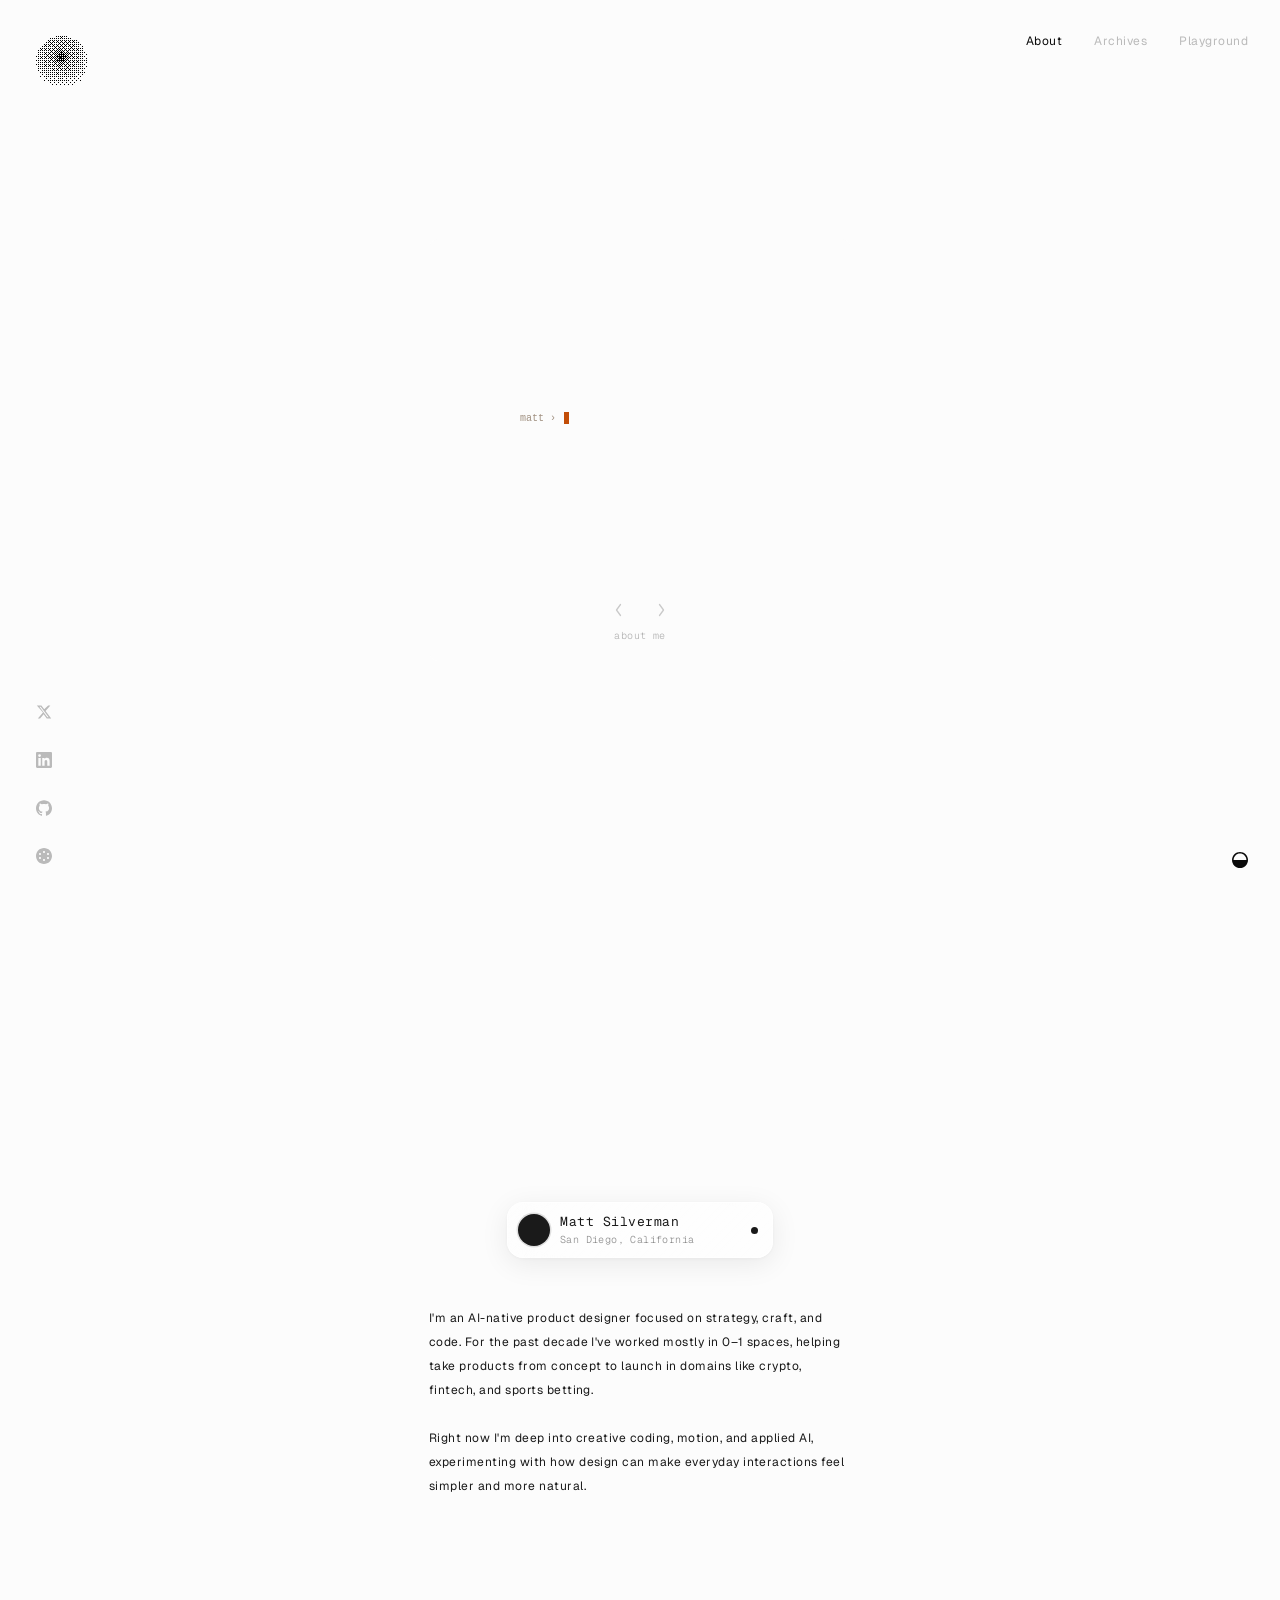
<file: about.html>
<!DOCTYPE html>
<html lang="en">
<head>
  <meta charset="UTF-8">
  <meta name="viewport" content="width=device-width, initial-scale=1">
  <title>Matt Silverman — About</title>
  <meta name="description" content="About Matt Silverman, product designer based in San Diego.">
  <link rel="preconnect" href="https://fonts.googleapis.com">
  <link rel="preconnect" href="https://fonts.gstatic.com" crossorigin>
  <link href="https://fonts.googleapis.com/css2?family=Geist:wght@300;400;500;700&family=Geist+Mono:wght@300;400;500;700&display=swap" rel="stylesheet">
  <link rel="stylesheet" href="style.css">
  <script>
    (function(){
      var t = localStorage.getItem('theme') || 'light';
      document.documentElement.setAttribute('data-theme', t);
      document.documentElement.classList.add('no-transition');
      window.addEventListener('load', function(){
        setTimeout(function(){ document.documentElement.classList.remove('no-transition'); }, 50);
      });
    })();
  </script>
  <style>
    /* ── Terminal-Bio component ─────────────────────────────────────────── */
    #tb-wrap {
      display: flex; flex-direction: column; align-items: center;
    }
    #tb-terminal {
      width: 422px; height: 422px;
      flex-shrink: 0;       /* never shrink from 422×422 */
      background: #101010;
      border-radius: 10px;
      display: flex; flex-direction: column;
      overflow: hidden;
      transition: background .35s;
    }
    [data-theme=light]  #tb-terminal { background: #fcfcfc; }
    [data-theme=dark]   #tb-terminal { background: #101010; }

    #tb-body {
      flex: 1;
      min-height: 0;
      padding: 28px 32px;
      overflow: hidden;
      display: flex;
      align-items: center;
    }
    #tb-output {
      font-family: 'Menlo', 'Monaco', 'Courier New', monospace;
      font-size: 10px; line-height: 2.0;
      color: #abb2bf;
      width: 300px; margin-left: 59px; margin-right: auto;
      transition: color .35s;
    }
    [data-theme=light] #tb-output { color: #605850; }

    #tb-output .line { display: block; }
    #tb-output .p  { color: #4b5263; }
    #tb-output .v  { color: #61afef; }
    #tb-output .m  { color: #5c6370; }
    #tb-output .d  { color: #3e4451; }
    #tb-output .g  { color: #56b6c2; }
    #tb-output .mk { color: #f97316; }

    [data-theme=light] #tb-output .p  { color: #a09080; }
    [data-theme=light] #tb-output .v  { color: #1a5a9e; }
    [data-theme=light] #tb-output .m  { color: #706878; }
    [data-theme=light] #tb-output .d  { color: #a09080; }
    [data-theme=light] #tb-output .g  { color: #1e7a58; }
    [data-theme=light] #tb-output .mk { color: #c24d08; }

    #tb-output .cursor {
      display: inline-block;
      width: 5px; height: 12px;
      background: #f97316;
      vertical-align: text-bottom; margin-left: 2px;
      animation: blink 1s step-end infinite;
    }
    [data-theme=light] #tb-output .cursor { background: #c24d08; }

    #tb-bottom {
      display: flex; flex-direction: column; align-items: center;
      padding-bottom: 18px; gap: 7px;
    }
    #tb-controls {
      display: flex; align-items: center; gap: 18px;
    }
    #tb-scenes {
      display: flex; align-items: center;
    }
    #tb-scene-current {
      font-family: 'Geist Mono', monospace;
      font-size: 10px; font-weight: 300;
      letter-spacing: 0.04em;
      color: rgba(255,255,255,0.30);
      user-select: none;
      text-transform: lowercase;
      transition: opacity .15s;
    }
    [data-theme=light] #tb-scene-current { color: rgba(0,0,0,0.30); }
    .tb-paddle {
      background: none; border: none; cursor: pointer;
      color: rgba(255,255,255,0.18);
      padding: 4px 8px; border-radius: 3px;
      display: flex; align-items: center; justify-content: center;
      transition: color .15s; user-select: none;
    }
    .tb-paddle:hover  { color: rgba(255,255,255,0.42); }
    .tb-paddle:active { color: rgba(255,255,255,0.72); }
    [data-theme=light] .tb-paddle        { color: rgba(0,0,0,0.20); }
    [data-theme=light] .tb-paddle:hover  { color: rgba(0,0,0,0.48); }
    [data-theme=light] .tb-paddle:active { color: rgba(0,0,0,0.72); }

    /* ── About bio section ──────────────────────────────────────────────── */
    .about-main {
      min-height: 100vh;
      padding: 0 64px;
      display: flex; align-items: center; justify-content: center;
    }
    @media (max-width: 768px) { .about-main { padding: 0 32px; } }

    .about-content {
      width: 422px;
      display: flex; flex-direction: column; gap: 48px;
      align-items: center;
    }
    @media (max-width: 480px) { .about-content { width: 100%; } }


    .about-bio {
      font-family: 'Geist', sans-serif;
      font-size: 12px; font-weight: 400;
      line-height: 24px; letter-spacing: 0.04em;
      color: var(--fg);
      width: 100%;
    }

    /* ── Badge ──────────────────────────────────────────────────────────── */
    .badge-container {
      perspective: 1000px;
      cursor: pointer;
      display: inline-flex;
      position: relative;
    }

    /* Dot: filled → outlined on expand */
    .badge-dot {
      transition: background .25s, box-shadow .25s;
    }
    .badge-container.expanded .badge-dot {
      background: transparent;
      box-shadow: inset 0 0 0 1.5px var(--fg);
    }

    /* Satellite dots */
    @keyframes starShoot {
      0%   { opacity: 0; transform: translate(-50%,-50%) scale(0); }
      100% { opacity: 1; transform: translate(calc(-50% + var(--dx)), calc(-50% + var(--dy))) scale(1); }
    }

    .sat {
      position: absolute;
      width: 7px; height: 7px;
      top: 50%;
      transform: translate(-50%, -50%) scale(0);
      opacity: 0;
      cursor: pointer;
      pointer-events: none;
      transition: transform .3s ease-in, opacity .2s ease-in;
      outline: 10px solid transparent;
    }
    .sat-dot {
      display: block;
      width: 7px; height: 7px;
      border-radius: 50%;
      background: var(--fg);
      transition: transform .2s cubic-bezier(.34,1.56,.64,1), opacity .2s ease;
    }
    .sat:hover .sat-dot {
      transform: scale(0.6);
      opacity: 0.45;
    }
    .sat.sat-l { left: 0; }
    .sat.sat-r { left: 100%; }

    .badge-container.expanded .sat {
      pointer-events: auto;
      animation: starShoot .6s cubic-bezier(.4,0,.2,1) both;
      animation-delay: var(--d, 0ms);
    }

    /* Photo tooltip */
    .sat-photo {
      position: absolute;
      width: 100px; height: 100px;
      border-radius: 10px;
      background: #222;
      top: 50%;
      opacity: 0;
      pointer-events: none;
      transition: opacity .2s, transform .2s;
      box-shadow: 0 8px 32px rgba(0,0,0,0.22), 0 2px 8px rgba(0,0,0,0.12), 0 0 0 1.5px rgba(0,0,0,0.12);
      overflow: hidden;
    }
    [data-theme=dark] .sat-photo {
      box-shadow: 0 8px 32px rgba(0,0,0,0.50), 0 2px 8px rgba(0,0,0,0.30), 0 0 0 1.5px rgba(255,255,255,0.18);
    }
    .sat-photo img {
      width: 100%; height: 100%;
      object-fit: cover; display: block;
    }
    .sat-l .sat-photo {
      right: calc(100% + 8px);
      transform: translateY(-50%) translateX(6px) scale(0.85);
    }
    .sat-l:hover .sat-photo {
      opacity: 1;
      transform: translateY(-50%) translateX(0) scale(1);
    }
    .sat-r .sat-photo {
      left: calc(100% + 8px);
      transform: translateY(-50%) translateX(-6px) scale(0.85);
    }
    .sat-r:hover .sat-photo {
      opacity: 1;
      transform: translateY(-50%) translateX(0) scale(1);
    }

    .badge {
      display: flex;
      flex-direction: row;
      align-items: center;
      gap: 10px;
      width: 266px;
      padding: 10px 14px 10px 10px;
      border-radius: 16px;
      /* Light -45° 80%, Depth 55 */
      background: linear-gradient(
        -45deg,
        rgba(255,255,255,0.64) 0%,
        rgba(255,255,255,0.50) 100%
      );
      /* Refraction 80 */
      backdrop-filter: blur(28px) saturate(160%);
      -webkit-backdrop-filter: blur(28px) saturate(160%);
      /* Dispersion 50 → border tinted toward the highlight */
      border: 1px solid rgba(255,255,255,0.58);
      /* Splay 0 → no ambient glow, clean depth shadow only */
      box-shadow: 0 6px 28px rgba(0,0,0,0.08), 0 1px 4px rgba(0,0,0,0.04);
      box-sizing: border-box;
      transform-style: preserve-3d;
      will-change: transform;
      transition: transform .3s ease-out;
    }
    [data-theme=dark] .badge {
      background: linear-gradient(
        -45deg,
        rgba(255,255,255,0.11) 0%,
        rgba(255,255,255,0.06) 100%
      );
      backdrop-filter: blur(28px) saturate(160%);
      -webkit-backdrop-filter: blur(28px) saturate(160%);
      border: 1px solid rgba(255,255,255,0.13);
      box-shadow: 0 6px 28px rgba(0,0,0,0.55), 0 1px 4px rgba(0,0,0,0.28);
    }

    .badge-avatar {
      width: 32px; height: 32px;
      border-radius: 50%;
      overflow: hidden;
      flex-shrink: 0;
      background: #1a1a1a;
      box-shadow: 0 0 0 1.5px rgba(0,0,0,0.12);
    }
    [data-theme=dark] .badge-avatar {
      box-shadow: 0 0 0 1.5px rgba(255,255,255,0.18);
    }

    .badge-avatar > div { width: 32px; height: 32px; display: block; }
    .badge-avatar canvas { display: block; width: 32px !important; height: 32px !important; }

    .badge-info {
      display: flex;
      flex-direction: column;
      gap: 2px;
      flex: 1;
    }

    .badge-name {
      font-family: 'Geist Mono', monospace;
      font-size: 13px; font-weight: 400;
      letter-spacing: 0.04em; line-height: 1.4;
      color: var(--fg); white-space: nowrap;
    }

    .badge-sub {
      font-family: 'Geist Mono', monospace;
      font-size: 10px; font-weight: 300;
      letter-spacing: 0.04em; line-height: 1.4;
      color: var(--fg-50); white-space: nowrap;
    }

    .badge-dot {
      width: 7px; height: 7px;
      border-radius: 50%;
      background: var(--fg);
      flex-shrink: 0;
    }
  </style>
</head>
<body>

<!-- ── TL: Orb / Home ─────────────────────────────────────────────────── -->
<a href="index.html" class="orb" id="orb" aria-label="Home">
  <canvas id="orb-canvas"></canvas>
</a>

<!-- ── TR: Navigation ─────────────────────────────────────────────────── -->
<nav class="nav" aria-label="Main">
  <a href="about.html"      class="nav-link active" aria-current="page">About</a>
  <a href="archives.html"   class="nav-link">Archives</a>
  <a href="playground.html" class="nav-link">Playground</a>
</nav>

<!-- ── BL: Social bar ────────────────────────────────────────────────── -->
<div class="social-bar">
  <a href="https://x.com/mattjss" target="_blank" rel="noopener noreferrer" class="social-link" aria-label="X / Twitter">
    <svg viewBox="0 0 24 24" aria-hidden="true"><path d="M18.244 2.25h3.308l-7.227 8.26 8.502 11.24H16.17l-4.714-6.231-5.401 6.231H2.747l7.73-8.835L1.254 2.25H8.08l4.253 5.622zm-1.161 17.52h1.833L7.084 4.126H5.117z"/></svg>
  </a>
  <a href="https://www.linkedin.com/in/matt-silverman-67126a3a/" target="_blank" rel="noopener noreferrer" class="social-link" aria-label="LinkedIn">
    <svg viewBox="0 0 24 24" aria-hidden="true"><path d="M20.447 20.452h-3.554v-5.569c0-1.328-.027-3.037-1.852-3.037-1.853 0-2.136 1.445-2.136 2.939v5.667H9.351V9h3.414v1.561h.046c.477-.9 1.637-1.85 3.37-1.85 3.601 0 4.267 2.37 4.267 5.455v6.286zM5.337 7.433a2.062 2.062 0 0 1-2.063-2.065 2.064 2.064 0 1 1 2.063 2.065zm1.782 13.019H3.555V9h3.564v11.452zM22.225 0H1.771C.792 0 0 .774 0 1.729v20.542C0 23.227.792 24 1.771 24h20.451C23.2 24 24 23.227 24 22.271V1.729C24 .774 23.2 0 22.222 0h.003z"/></svg>
  </a>
  <a href="https://github.com/mattjss" target="_blank" rel="noopener noreferrer" class="social-link" aria-label="GitHub">
    <svg viewBox="0 0 24 24" aria-hidden="true"><path d="M12 .297c-6.63 0-12 5.373-12 12 0 5.303 3.438 9.8 8.205 11.385.6.113.82-.258.82-.577 0-.285-.01-1.04-.015-2.04-3.338.724-4.042-1.61-4.042-1.61C4.422 18.07 3.633 17.7 3.633 17.7c-1.087-.744.084-.729.084-.729 1.205.084 1.838 1.236 1.838 1.236 1.07 1.835 2.809 1.305 3.495.998.108-.776.417-1.305.76-1.605-2.665-.3-5.466-1.332-5.466-5.93 0-1.31.465-2.38 1.235-3.22-.135-.303-.54-1.523.105-3.176 0 0 1.005-.322 3.3 1.23.96-.267 1.98-.399 3-.405 1.02.006 2.04.138 3 .405 2.28-1.552 3.285-1.23 3.285-1.23.645 1.653.24 2.873.12 3.176.765.84 1.23 1.91 1.23 3.22 0 4.61-2.805 5.625-5.475 5.92.42.36.81 1.096.81 2.22 0 1.606-.015 2.896-.015 3.286 0 .315.21.69.825.57C20.565 22.092 24 17.592 24 12.297c0-6.627-5.373-12-12-12"/></svg>
  </a>
  <a href="https://www.cosmos.so/mattjs" target="_blank" rel="noopener noreferrer" class="social-link" aria-label="Cosmos">
    <svg width="16" height="16" viewBox="0 0 16 16" fill="none" aria-hidden="true"><path d="M8 0C12.4183 0 16 3.58172 16 8C16 12.4183 12.4183 16 8 16C3.58172 16 0 12.4183 0 8C0 3.58172 3.58172 0 8 0ZM8 11C7.44772 11 7 11.4477 7 12C7 12.5523 7.44772 13 8 13C8.55229 13 9 12.5523 9 12C9 11.4477 8.55229 11 8 11ZM4 9C3.44772 9 3 9.44771 3 10C3 10.5523 3.44772 11 4 11C4.55228 11 5 10.5523 5 10C5 9.44771 4.55228 9 4 9ZM12 9C11.4477 9 11 9.44771 11 10C11 10.5523 11.4477 11 12 11C12.5523 11 13 10.5523 13 10C13 9.44771 12.5523 9 12 9ZM4 5C3.44772 5 3 5.44772 3 6C3 6.55228 3.44772 7 4 7C4.55228 7 5 6.55228 5 6C5 5.44772 4.55228 5 4 5ZM12 5C11.4477 5 11 5.44772 11 6C11 6.55228 11.4477 7 12 7C12.5523 7 13 6.55228 13 6C13 5.44772 12.5523 5 12 5ZM8 3C7.44772 3 7 3.44772 7 4C7 4.55228 7.44772 5 8 5C8.55229 5 9 4.55228 9 4C9 3.44772 8.55229 3 8 3Z" fill="currentColor"/></svg>
  </a>
</div>

<!-- ── BR: Theme toggle ───────────────────────────────────────────────── -->
<button class="theme-cta" id="themeBtn" aria-label="Toggle theme">
  <svg class="theme-icon" width="16" height="16" viewBox="0 0 16 16" fill="none" aria-hidden="true">
    <mask id="tc-mask-1" fill="white"><path d="M0 8C0 10.1217 0.842854 12.1566 2.34315 13.6569C3.84344 15.1571 5.87827 16 8 16C10.1217 16 12.1566 15.1571 13.6569 13.6569C15.1571 12.1566 16 10.1217 16 8L8 8H0Z"/></mask>
    <path d="M0 8C0 10.1217 0.842854 12.1566 2.34315 13.6569C3.84344 15.1571 5.87827 16 8 16C10.1217 16 12.1566 15.1571 13.6569 13.6569C15.1571 12.1566 16 10.1217 16 8L8 8H0Z" fill="currentColor" stroke="currentColor" stroke-width="3.2" mask="url(#tc-mask-1)"/>
    <mask id="tc-mask-2" fill="white"><path d="M0 8C0 6.94942 0.206926 5.90914 0.608964 4.93853C1.011 3.96793 1.60028 3.08601 2.34315 2.34315C3.08601 1.60028 3.96793 1.011 4.93853 0.608964C5.90914 0.206926 6.94943 0 8 0C9.05058 0 10.0909 0.206926 11.0615 0.608964C12.0321 1.011 12.914 1.60028 13.6569 2.34315C14.3997 3.08601 14.989 3.96793 15.391 4.93853C15.7931 5.90914 16 6.94943 16 8H14.3996C14.3996 7.1596 14.234 6.32743 13.9124 5.551C13.5908 4.77457 13.1194 4.06908 12.5252 3.47483C11.9309 2.88058 11.2254 2.40919 10.449 2.08758C9.67257 1.76597 8.8404 1.60044 8 1.60044C7.1596 1.60044 6.32743 1.76597 5.551 2.08758C4.77457 2.40919 4.06908 2.88058 3.47483 3.47483C2.88058 4.06908 2.40919 4.77457 2.08758 5.551C1.76597 6.32743 1.60044 7.1596 1.60044 8H0Z"/></mask>
    <path d="M0 8C0 6.94942 0.206926 5.90914 0.608964 4.93853C1.011 3.96793 1.60028 3.08601 2.34315 2.34315C3.08601 1.60028 3.96793 1.011 4.93853 0.608964C5.90914 0.206926 6.94943 0 8 0C9.05058 0 10.0909 0.206926 11.0615 0.608964C12.0321 1.011 12.914 1.60028 13.6569 2.34315C14.3997 3.08601 14.989 3.96793 15.391 4.93853C15.7931 5.90914 16 6.94943 16 8H14.3996C14.3996 7.1596 14.234 6.32743 13.9124 5.551C13.5908 4.77457 13.1194 4.06908 12.5252 3.47483C11.9309 2.88058 11.2254 2.40919 10.449 2.08758C9.67257 1.76597 8.8404 1.60044 8 1.60044C7.1596 1.60044 6.32743 1.76597 5.551 2.08758C4.77457 2.40919 4.06908 2.88058 3.47483 3.47483C2.88058 4.06908 2.40919 4.77457 2.08758 5.551C1.76597 6.32743 1.60044 7.1596 1.60044 8H0Z" fill="currentColor" stroke="currentColor" stroke-width="3.2" mask="url(#tc-mask-2)"/>
  </svg>
</button>

<!-- ── Hero: Terminal-Bio ─────────────────────────────────────────────── -->
<section class="hero">
  <div id="tb-wrap">
    <div id="tb-terminal">
      <div id="tb-body">
        <div id="tb-output"></div>
      </div>
      <div id="tb-bottom">
        <div id="tb-controls">
          <button class="tb-paddle" id="tb-prev" aria-label="Previous">
            <svg width="9" height="14" viewBox="0 0 9 14" fill="none" stroke="currentColor" stroke-width="1.3" stroke-linecap="round" stroke-linejoin="round"><polyline points="6.5,1.5 2.5,7 6.5,12.5"/></svg>
          </button>
          <button class="tb-paddle" id="tb-next" aria-label="Next">
            <svg width="9" height="14" viewBox="0 0 9 14" fill="none" stroke="currentColor" stroke-width="1.3" stroke-linecap="round" stroke-linejoin="round"><polyline points="2.5,1.5 6.5,7 2.5,12.5"/></svg>
          </button>
        </div>
        <div id="tb-scenes">
          <span id="tb-scene-current">about me</span>
        </div>
      </div>
    </div>
  </div>
</section>

<!-- ── Bio content ────────────────────────────────────────────────────── -->
<main class="about-main">
  <div class="about-content">
    <div class="badge-container" id="badge-container">
      <div class="badge" id="badge">
        <div class="badge-avatar">
          <div data-us-project="OB3PSXZQ5lZ4RPvrTzxZ" style="width:32px;height:32px;"></div>
        </div>
        <div class="badge-info">
          <span class="badge-name">Matt Silverman</span>
          <span class="badge-sub">San Diego, California</span>
        </div>
        <span class="badge-dot" id="badge-dot"></span>
      </div>
      <!-- Left satellites -->
      <div class="sat sat-l" style="--dx:-168px;--dy:-88px;--d:0ms">  <span class="sat-dot"></span><div class="sat-photo"><img src="images/sat-fishing.jpeg"       alt=""></div></div>
      <div class="sat sat-l" style="--dx:-355px;--dy:-8px;--d:55ms">  <span class="sat-dot"></span><div class="sat-photo"><img src="images/sat-tent.jpeg"          alt=""></div></div>
      <div class="sat sat-l" style="--dx:-215px;--dy:128px;--d:25ms"> <span class="sat-dot"></span><div class="sat-photo"><img src="images/sat-golf-quivira.jpeg"   alt=""></div></div>
      <div class="sat sat-l" style="--dx:-310px;--dy:-132px;--d:70ms"><span class="sat-dot"></span><div class="sat-photo"><img src="images/sat-golf-incline.jpeg"   alt=""></div></div>
      <!-- Right satellites -->
      <div class="sat sat-r" style="--dx:195px;--dy:-52px;--d:10ms">  <span class="sat-dot"></span><div class="sat-photo"><img src="images/sat-selfie.jpeg"         alt=""></div></div>
      <div class="sat sat-r" style="--dx:370px;--dy:30px;--d:40ms">   <span class="sat-dot"></span><div class="sat-photo"><img src="images/sat-golf-cabos.jpeg"     alt=""></div></div>
    </div>
    <p class="about-bio">I'm an AI-native product designer focused on strategy, craft, and code. For the past decade I've worked mostly in 0–1 spaces, helping take products from concept to launch in domains like crypto, fintech, and sports betting.<br><br>Right now I'm deep into creative coding, motion, and applied AI, experimenting with how design can make everyday interactions feel simpler and more natural.</p>

  </div>
</main>

<script src="https://cdn.unicorn.studio/v1.4/unicornStudio.umd.js"></script>
<script>
  window.addEventListener('load', () => {
    if (window.UnicornStudio) UnicornStudio.init();
  });
</script>
<script src="app.js"></script>

<!-- ── Orb canvas animation ────────────────────────────────────────────── -->
<script>
(function(){
  const S=60,canvas=document.getElementById('orb-canvas');
  canvas.width=S;canvas.height=S;
  const ctx=canvas.getContext('2d'),orbEl=document.getElementById('orb');
  const B8=[0,32,8,40,2,34,10,42,48,16,56,24,50,18,58,26,12,44,4,36,14,46,6,38,
    60,28,52,20,62,30,54,22,3,35,11,43,1,33,9,41,51,19,59,27,49,17,57,25,
    15,47,7,39,13,45,5,37,63,31,55,23,61,29,53,21].map(v=>v/64);
  const BASE_R=0.86,OR=0.72,YF=0.46;
  let hovered=false,angle=1.2,speed=0.38,gain=0.60,specPow=10,flash=0,breatheT=0,prevMs=0;
  orbEl.addEventListener('mouseenter',()=>{hovered=true;flash=1.0;});
  orbEl.addEventListener('mouseleave',()=>{hovered=false;});
  function frame(ms){
    const dt=Math.min((ms-prevMs)/1000,0.05);prevMs=ms;
    speed  +=((hovered?2.8 :0.38)-speed)  *Math.min(1,dt*4);
    gain   +=((hovered?0.90:0.60)-gain)   *Math.min(1,dt*5);
    specPow+=((hovered?22  :10)  -specPow)*Math.min(1,dt*4);
    flash=Math.max(0,flash-dt*2.5);
    breatheT+=dt*0.55;angle+=speed*dt;
    const R=BASE_R*(1+0.022*Math.sin(breatheT));
    const lx=Math.cos(angle)*OR,ly=Math.sin(angle)*OR*YF;
    const lz=Math.sqrt(Math.max(0,1-lx*lx-ly*ly));
    const img=ctx.createImageData(S,S);const p=img.data;
    for(let py=0;py<S;py++)for(let px=0;px<S;px++){
      const u=(px+0.5)/S*2-1,v=-((py+0.5)/S*2-1),r2=u*u+v*v;
      if(r2>R*R)continue;
      const sz=Math.sqrt(R*R-r2),nx=u/R,ny=v/R,nz=sz/R;
      const ndl=Math.max(0,nx*lx+ny*ly+nz*lz);
      const rx=2*ndl*nx-lx,ry=2*ndl*ny-ly,rz=2*ndl*nz-lz;
      const spec=Math.pow(Math.max(0,rz),specPow);
      const rim=0.10*Math.pow(1-nz,2.2);
      const lit=(0.05+ndl*0.58+spec*0.75+rim)*gain+flash*0.30;
      if(Math.min(1,lit)>B8[(py%8)*8+(px%8)]){const i=(py*S+px)*4;p[i]=p[i+1]=p[i+2]=0;p[i+3]=255;}
    }
    ctx.putImageData(img,0,0);requestAnimationFrame(frame);
  }
  requestAnimationFrame(frame);
})();
</script>

<!-- ── Terminal-Bio script ────────────────────────────────────────────── -->
<script>
(() => {
  const out = document.getElementById('tb-output');
  let actx = null;
  const ac = () => { if (!actx) actx = new (window.AudioContext || window.webkitAudioContext)(); return actx; };

  // Mute terminal sounds when scrolled away from hero
  let terminalAudible = true;
  const heroEl = document.querySelector('.hero');
  if (heroEl && 'IntersectionObserver' in window) {
    new IntersectionObserver(
      ([e]) => { terminalAudible = e.intersectionRatio >= 0.5; },
      { threshold: 0.5 }
    ).observe(heroEl);
  }

  function mkNoise(c, dur) {
    const n = Math.ceil(c.sampleRate * dur), buf = c.createBuffer(1, n, c.sampleRate), d = buf.getChannelData(0);
    for (let i = 0; i < n; i++) d[i] = Math.random() * 2 - 1;
    const src = c.createBufferSource(); src.buffer = buf; return src;
  }
  function keyClick() {
    if (!terminalAudible) return;
    try {
      const c = ac(), t = c.currentTime, noise = mkNoise(c, 0.005), ng = c.createGain();
      ng.gain.setValueAtTime(0.14, t); ng.gain.exponentialRampToValueAtTime(0.0001, t+0.006);
      noise.connect(ng); ng.connect(c.destination); noise.start(); noise.stop(t+0.007);
      const osc = c.createOscillator(), og = c.createGain();
      osc.type = 'sine'; osc.frequency.setValueAtTime(300+Math.random()*60, t); osc.frequency.exponentialRampToValueAtTime(80, t+0.04);
      osc.connect(og); og.connect(c.destination);
      og.gain.setValueAtTime(0.055, t); og.gain.exponentialRampToValueAtTime(0.0001, t+0.045);
      osc.start(); osc.stop(t+0.05);
    } catch(_) {}
  }
  function enterClick() {
    if (!terminalAudible) return;
    try {
      const c = ac(), t = c.currentTime, noise = mkNoise(c, 0.008), ng = c.createGain();
      ng.gain.setValueAtTime(0.22, t); ng.gain.exponentialRampToValueAtTime(0.0001, t+0.01);
      noise.connect(ng); ng.connect(c.destination); noise.start(); noise.stop(t+0.012);
      const osc = c.createOscillator(), og = c.createGain();
      osc.type = 'sine'; osc.frequency.setValueAtTime(220, t); osc.frequency.exponentialRampToValueAtTime(60, t+0.055);
      osc.connect(og); og.connect(c.destination);
      og.gain.setValueAtTime(0.08, t); og.gain.exponentialRampToValueAtTime(0.0001, t+0.06);
      osc.start(); osc.stop(t+0.065);
    } catch(_) {}
  }
  function blip() {
    if (!terminalAudible) return;
    try {
      const c = ac(), t = c.currentTime, noise = mkNoise(c, 0.004), ng = c.createGain();
      ng.gain.setValueAtTime(0.05, t); ng.gain.exponentialRampToValueAtTime(0.0001, t+0.005);
      noise.connect(ng); ng.connect(c.destination); noise.start(); noise.stop(t+0.006);
    } catch(_) {}
  }

  const wait = ms => new Promise(r => setTimeout(r, ms));
  function waitG(ms, gen) { return new Promise((res, rej) => setTimeout(() => runGen === gen ? res() : rej(0), ms)); }

  function addLine(html = '') {
    const el = document.createElement('span'); el.className = 'line'; el.innerHTML = html;
    out.appendChild(el); return el;
  }
  function mkPrompt() {
    const el = document.createElement('span'); el.className = 'line';
    const pr = document.createElement('span'); pr.className = 'p'; pr.textContent = 'matt › ';
    const cmd = document.createElement('span');
    const cur = document.createElement('span'); cur.className = 'cursor';
    el.appendChild(pr); el.appendChild(cmd); el.appendChild(cur);
    out.appendChild(el); return { cmd, cur };
  }
  async function type(cmdEl, text, gen) {
    for (const ch of text) {
      if (runGen !== gen) throw 0;
      cmdEl.textContent += ch; keyClick();
      await wait(46 + Math.random() * 62);
    }
  }
  const SPIN = ['⣾','⣽','⣻','⢿','⡿','⣟','⣯','⣷'];
  function thinkFor(messages, ms, gen) {
    const line = addLine(''), span = document.createElement('span'); line.appendChild(span);
    let si = 0, mi = 0, frames = 0;
    span.innerHTML = `<span class="v">${SPIN[si]}</span>  <span class="d">${messages[mi]}</span>`;
    return new Promise((res, rej) => {
      const iv = setInterval(() => {
        if (runGen !== gen) { clearInterval(iv); line.remove(); rej(0); return; }
        si = (si+1) % SPIN.length;
        if (++frames % 12 === 0) mi = (mi+1) % messages.length;
        span.innerHTML = `<span class="v">${SPIN[si]}</span>  <span class="d">${messages[mi]}</span>`;
      }, 100);
      setTimeout(() => { clearInterval(iv); line.remove(); runGen === gen ? res() : rej(0); }, ms);
    });
  }

  async function sceneAbout(gen) {
    const { cmd, cur } = mkPrompt();
    await waitG(700, gen); await type(cmd, 'about me', gen);
    enterClick(); await waitG(140, gen); cur.remove();
    await thinkFor(['loading profile','resolving identity'], 2200, gen);
    addLine('<span class="mk">—</span> <span class="m">name</span>      <span class="v">Matt Silverman</span>'); blip(); await waitG(200, gen);
    addLine('<span class="mk">—</span> <span class="m">born</span>      <span class="v">San Francisco, CA</span>'); blip(); await waitG(200, gen);
    addLine('<span class="mk">—</span> <span class="m">raised</span>    <span class="v">San Diego, CA</span>'); blip(); await waitG(200, gen);
    addLine('<span class="mk">—</span> <span class="m">based</span>     <span class="v">San Diego, CA</span>'); blip(); await waitG(200, gen);
    addLine('<span class="mk">—</span> <span class="m">role</span>      <span class="v">product designer</span>  <span class="d">· 11 years</span>'); blip(); await waitG(340, gen);
    addLine(''); addLine('<span class="d">experience</span>'); blip(); await waitG(180, gen);
    addLine('<span class="mk">—</span> <span class="v">Qualcomm</span>'); blip(); await waitG(200, gen);
    addLine('<span class="mk">—</span> <span class="v">The Action Network</span>'); blip(); await waitG(200, gen);
    addLine('<span class="mk">—</span> <span class="v">Olympus Finance</span>'); blip(); await waitG(200, gen);
    addLine('<span class="mk">—</span> <span class="v">MakersPlace</span>'); blip(); await waitG(340, gen);
    addLine(''); addLine('<span class="d">tools</span>'); blip(); await waitG(180, gen);
    addLine('<span class="mk">—</span> <span class="v">Figma</span>'); blip(); await waitG(200, gen);
    addLine('<span class="mk">—</span> <span class="v">Claude Code</span>'); blip(); await waitG(200, gen);
    addLine('<span class="mk">—</span> <span class="v">Cursor</span>'); blip(); await waitG(200, gen);
    addLine('<span class="mk">—</span> <span class="v">Xcode</span>'); blip();
  }

  async function sceneProInterests(gen) {
    const { cmd, cur } = mkPrompt();
    await waitG(700, gen); await type(cmd, 'interests --pro', gen);
    enterClick(); await waitG(140, gen); cur.remove();
    await thinkFor(['reading file','indexing skills'], 1800, gen);
    addLine('<span class="d">professional interests</span>'); blip(); await waitG(180, gen);
    addLine('<span class="mk">—</span> <span class="v">human-computer interaction</span>'); blip(); await waitG(200, gen);
    addLine('<span class="mk">—</span> <span class="v">applied AI</span>'); blip(); await waitG(200, gen);
    addLine('<span class="mk">—</span> <span class="v">systems</span>'); blip(); await waitG(200, gen);
    addLine('<span class="mk">—</span> <span class="v">Japanese + Swiss graphic design</span>'); blip(); await waitG(200, gen);
    addLine('<span class="mk">—</span> <span class="v">creative coding</span>'); blip();
  }

  async function scenePersonalInterests(gen) {
    const { cmd, cur } = mkPrompt();
    await waitG(700, gen); await type(cmd, 'interests --personal', gen);
    enterClick(); await waitG(140, gen); cur.remove();
    await thinkFor(['reading file','parsing entries'], 1800, gen);
    addLine('<span class="d">personal interests</span>'); blip(); await waitG(180, gen);
    addLine('<span class="mk">—</span> <span class="v">family + friends</span>'); blip(); await waitG(200, gen);
    addLine('<span class="mk">—</span> <span class="v">museums</span>  <span class="d">· fine art · architecture</span>'); blip(); await waitG(200, gen);
    addLine('<span class="mk">—</span> <span class="v">cars</span>'); blip(); await waitG(200, gen);
    addLine('<span class="mk">—</span> <span class="v">horology</span>  <span class="d">· Swiss watchmaking</span>'); blip(); await waitG(200, gen);
    addLine('<span class="mk">—</span> <span class="v">U.S. history</span>'); blip(); await waitG(200, gen);
    addLine('<span class="mk">—</span> <span class="v">backpack camping</span>  <span class="d">+ fishing</span>'); blip(); await waitG(200, gen);
    addLine('<span class="mk">—</span> <span class="v">traveling the world</span>'); blip(); await waitG(200, gen);
    addLine('<span class="mk">—</span> <span class="v">golf</span>  <span class="d">· 1.7 hcp</span>'); blip();
  }

  async function sceneSports(gen) {
    const { cmd, cur } = mkPrompt();
    await waitG(700, gen); await type(cmd, 'sports --teams', gen);
    enterClick(); await waitG(140, gen); cur.remove();
    await thinkFor(['loading rosters','checking standings','pulling prospects'], 2600, gen);
    addLine('<span class="mk">—</span> <span class="v">San Francisco Giants</span>     <span class="d">MLB</span>'); blip(); await waitG(200, gen);
    addLine('<span class="mk">—</span> <span class="v">San Francisco 49ers</span>      <span class="d">NFL</span>'); blip(); await waitG(200, gen);
    addLine('<span class="mk">—</span> <span class="v">Golden State Warriors</span>    <span class="d">NBA</span>'); blip(); await waitG(200, gen);
    addLine('<span class="mk">—</span> <span class="v">San Jose Sharks</span>          <span class="d">NHL</span>'); blip(); await waitG(200, gen);
    addLine('<span class="mk">—</span> <span class="v">San Diego FC</span>             <span class="d">MLS</span>'); blip(); await waitG(200, gen);
    addLine('<span class="mk">—</span> <span class="v">Stanford Golf + Baseball</span> <span class="d">NCAA</span>'); blip(); await waitG(200, gen);
    addLine('<span class="mk">—</span> <span class="v">Florida Basketball + Football</span>  <span class="d">NCAA</span>'); blip();
  }

  async function sceneHealth(gen) {
    const { cmd, cur } = mkPrompt();
    await waitG(700, gen); await type(cmd, 'health --habits', gen);
    enterClick(); await waitG(140, gen); cur.remove();
    await thinkFor(['reading habits','checking routine'], 1800, gen);
    addLine('<span class="d">fitness</span>'); blip(); await waitG(180, gen);
    addLine('<span class="mk">—</span> <span class="v">gym</span>  <span class="d">· lifting + strength</span>'); blip(); await waitG(200, gen);
    addLine('<span class="mk">—</span> <span class="v">running</span>'); blip(); await waitG(200, gen);
    addLine('<span class="mk">—</span> <span class="v">yoga</span>'); blip(); await waitG(200, gen);
    addLine('<span class="mk">—</span> <span class="v">whole foods</span>  <span class="d">· no seed oils · water</span>'); blip(); await waitG(340, gen);
    addLine(''); addLine('<span class="d">cheat meals</span>'); blip(); await waitG(180, gen);
    addLine('<span class="mk">—</span> <span class="v">cheeseburgers</span>'); blip(); await waitG(200, gen);
    addLine('<span class="mk">—</span> <span class="v">california burritos</span>'); blip(); await waitG(200, gen);
    addLine('<span class="mk">—</span> <span class="v">sushi</span>'); blip(); await waitG(200, gen);
    addLine('<span class="mk">—</span> <span class="v">Mexican Coca-Cola</span>'); blip();
  }

  const SCENE_FNS = [sceneAbout, sceneProInterests, scenePersonalInterests, sceneSports, sceneHealth];
  const SCENE_NAMES = ['about me', 'interests', 'personal', 'sports', 'health'];
  let sceneIdx = 0, runGen = 0;

  const sceneCurrentEl = document.getElementById('tb-scene-current');
  function updateSceneLbl() {
    sceneCurrentEl.textContent = SCENE_NAMES[sceneIdx];
  }

  function switchScene(idx) {
    sceneIdx = ((idx % SCENE_FNS.length) + SCENE_FNS.length) % SCENE_FNS.length;
    updateSceneLbl();
    runGen++; out.innerHTML = '';
    setTimeout(() => run(), 400);
  }

  async function run() {
    const gen = ++runGen; out.innerHTML = '';
    updateSceneLbl();
    try {
      await waitG(700, gen);
      await SCENE_FNS[sceneIdx](gen);
      await waitG(500, gen); mkPrompt();
      await waitG(3200, gen);
      sceneIdx = (sceneIdx + 1) % SCENE_FNS.length;
      run();
    } catch(_) {}
  }

  document.getElementById('tb-prev').addEventListener('click', () => switchScene(sceneIdx - 1));
  document.getElementById('tb-next').addEventListener('click', () => switchScene(sceneIdx + 1));
  document.addEventListener('click', () => ac(), { once: true });
  run();
})();
</script>

<!-- ── Badge tilt animation (mirrors alexvictorabraham.com) ──────────── -->
<script>
(() => {
  const container = document.getElementById('badge-container');
  const badge     = document.getElementById('badge');
  if (!container || !badge) return;

  let rx = 0, ry = 0, scale = 1;

  function apply() {
    badge.style.transform = `perspective(1000px) rotateX(${rx}deg) rotateY(${ry}deg) scale(${scale})`;
  }

  badge.addEventListener('mousemove', e => {
    const r  = badge.getBoundingClientRect();
    const cx = r.left + r.width  / 2;
    const cy = r.top  + r.height / 2;
    ry =  (e.clientX - cx) / (r.width  / 2) * 12;
    rx =  (cy - e.clientY) / (r.height / 2) * 12;
    apply();
  });

  badge.addEventListener('mouseleave', () => {
    rx = 0; ry = 0; scale = 1; apply();
  });

  badge.addEventListener('mousedown', () => {
    scale = 0.95; apply();
  });

  badge.addEventListener('mouseup', () => {
    scale = 1; apply();
  });

  badge.addEventListener('mouseenter', () => { if (typeof play === 'function') play('hover'); });

  container.addEventListener('click', e => {
    if (e.target.closest('.sat')) return;
    container.classList.toggle('expanded');
    if (typeof play === 'function') play('tap');
  });

  // Touch support
  container.addEventListener('touchmove', e => {
    const r  = badge.getBoundingClientRect();
    const cx = r.left + r.width  / 2;
    const cy = r.top  + r.height / 2;
    ry =  (e.touches[0].clientX - cx) / (r.width  / 2) * 12;
    rx =  (cy - e.touches[0].clientY) / (r.height / 2) * 12;
    apply();
  }, { passive: true });

  container.addEventListener('touchend', () => {
    rx = 0; ry = 0; scale = 1; apply();
  });
})();
</script>


</body>
</html>
</file>
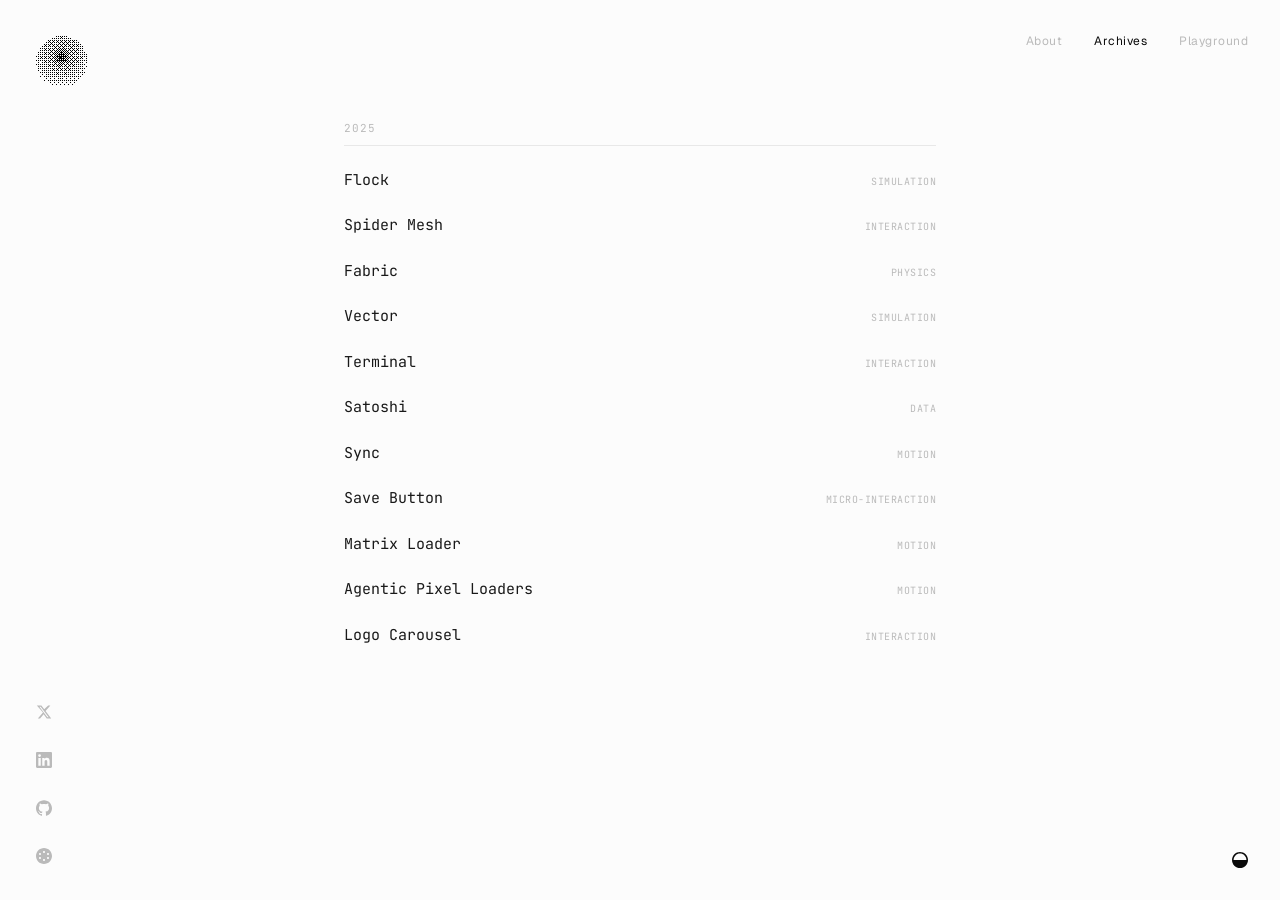
<file: archives.html>
<!DOCTYPE html>
<html lang="en">
<head>
  <meta charset="UTF-8">
  <meta name="viewport" content="width=device-width, initial-scale=1">
  <title>Archives — Matt Silverman</title>
  <meta name="description" content="A chronological archive of work in motion, interaction, and design.">
  <link rel="preconnect" href="https://fonts.googleapis.com">
  <link rel="preconnect" href="https://fonts.gstatic.com" crossorigin>
  <link href="https://fonts.googleapis.com/css2?family=Geist:wght@300;400;500;700&family=JetBrains+Mono:wght@300;400;500;700&display=swap" rel="stylesheet">
  <link rel="stylesheet" href="style.css">
  <style>
    .archive-wrap {
      max-width: 640px;
      margin: 0 auto;
      padding: 120px 24px 80px;
    }

    .archive-year-group {
      margin-bottom: 48px;
    }

    .archive-year {
      font-family: 'JetBrains Mono', monospace;
      font-size: 11px;
      font-weight: 400;
      letter-spacing: 0.08em;
      color: var(--social);
      text-transform: uppercase;
      margin-bottom: 12px;
      padding-bottom: 8px;
      border-bottom: 1px solid var(--border);
    }

    .archive-list {
      list-style: none;
      margin: 0; padding: 0;
    }

    .archive-item {
      display: grid;
      grid-template-columns: 1fr auto;
      align-items: baseline;
      gap: 16px;
      padding: 11px 0;
      border-bottom: 1px solid transparent;
      transition: border-color .15s;
      cursor: pointer;
      text-decoration: none;
      color: inherit;
    }

    .archive-item:hover {
      border-bottom-color: var(--border);
    }

    .archive-item:hover .archive-title {
      color: var(--fg);
    }

    .archive-title {
      font-size: 15px;
      font-weight: 400;
      color: var(--fg);
      transition: color .15s;
      display: flex;
      align-items: center;
      gap: 10px;
    }

    .archive-title::after {
      content: '↗';
      font-size: 11px;
      color: var(--social);
      opacity: 0;
      transform: translateY(1px);
      transition: opacity .15s;
    }

    .archive-item:hover .archive-title::after {
      opacity: 1;
    }

    .archive-tag {
      font-family: 'JetBrains Mono', monospace;
      font-size: 10px;
      font-weight: 400;
      letter-spacing: 0.05em;
      color: var(--social);
      text-transform: uppercase;
      white-space: nowrap;
    }

    :root {
      --border: #e8e8e8;
    }
    [data-theme=dark] {
      --border: #1e1e1e;
    }
  </style>
  <script>
    (function(){
      var t = localStorage.getItem('theme') || 'light';
      document.documentElement.setAttribute('data-theme', t);
      document.documentElement.classList.add('no-transition');
      window.addEventListener('load', function(){
        setTimeout(function(){ document.documentElement.classList.remove('no-transition'); }, 50);
      });
    })();
  </script>
</head>
<body>

<!-- ── TL: Orb / Home ─────────────────────────────────────────────────── -->
<a href="index.html" class="orb" id="orb" aria-label="Home">
  <canvas id="orb-canvas"></canvas>
</a>

<!-- ── TR: Navigation ─────────────────────────────────────────────────── -->
<nav class="nav" aria-label="Main">
  <a href="about.html"      class="nav-link">About</a>
  <a href="archives.html"   class="nav-link active" aria-current="page">Archives</a>
  <a href="playground.html" class="nav-link">Playground</a>
</nav>

<!-- ── BL: Social bar ────────────────────────────────────────────────── -->
<div class="social-bar">
  <a href="https://x.com/mattjss" target="_blank" rel="noopener noreferrer" class="social-link" aria-label="X / Twitter">
    <svg viewBox="0 0 24 24" xmlns="http://www.w3.org/2000/svg" aria-hidden="true">
      <path d="M18.244 2.25h3.308l-7.227 8.26 8.502 11.24H16.17l-4.714-6.231-5.401 6.231H2.747l7.73-8.835L1.254 2.25H8.08l4.253 5.622zm-1.161 17.52h1.833L7.084 4.126H5.117z"/>
    </svg>
  </a>
  <a href="https://www.linkedin.com/in/matt-silverman-67126a3a/" target="_blank" rel="noopener noreferrer" class="social-link" aria-label="LinkedIn">
    <svg viewBox="0 0 24 24" xmlns="http://www.w3.org/2000/svg" aria-hidden="true">
      <path d="M20.447 20.452h-3.554v-5.569c0-1.328-.027-3.037-1.852-3.037-1.853 0-2.136 1.445-2.136 2.939v5.667H9.351V9h3.414v1.561h.046c.477-.9 1.637-1.85 3.37-1.85 3.601 0 4.267 2.37 4.267 5.455v6.286zM5.337 7.433a2.062 2.062 0 0 1-2.063-2.065 2.064 2.064 0 1 1 2.063 2.065zm1.782 13.019H3.555V9h3.564v11.452zM22.225 0H1.771C.792 0 0 .774 0 1.729v20.542C0 23.227.792 24 1.771 24h20.451C23.2 24 24 23.227 24 22.271V1.729C24 .774 23.2 0 22.222 0h.003z"/>
    </svg>
  </a>
  <a href="https://github.com/mattjss" target="_blank" rel="noopener noreferrer" class="social-link" aria-label="GitHub">
    <svg viewBox="0 0 24 24" xmlns="http://www.w3.org/2000/svg" aria-hidden="true">
      <path d="M12 .297c-6.63 0-12 5.373-12 12 0 5.303 3.438 9.8 8.205 11.385.6.113.82-.258.82-.577 0-.285-.01-1.04-.015-2.04-3.338.724-4.042-1.61-4.042-1.61C4.422 18.07 3.633 17.7 3.633 17.7c-1.087-.744.084-.729.084-.729 1.205.084 1.838 1.236 1.838 1.236 1.07 1.835 2.809 1.305 3.495.998.108-.776.417-1.305.76-1.605-2.665-.3-5.466-1.332-5.466-5.93 0-1.31.465-2.38 1.235-3.22-.135-.303-.54-1.523.105-3.176 0 0 1.005-.322 3.3 1.23.96-.267 1.98-.399 3-.405 1.02.006 2.04.138 3 .405 2.28-1.552 3.285-1.23 3.285-1.23.645 1.653.24 2.873.12 3.176.765.84 1.23 1.91 1.23 3.22 0 4.61-2.805 5.625-5.475 5.92.42.36.81 1.096.81 2.22 0 1.606-.015 2.896-.015 3.286 0 .315.21.69.825.57C20.565 22.092 24 17.592 24 12.297c0-6.627-5.373-12-12-12"/>
    </svg>
  </a>
  <a href="https://www.cosmos.so/mattjs" target="_blank" rel="noopener noreferrer" class="social-link" aria-label="Cosmos">
    <svg width="16" height="16" viewBox="0 0 16 16" fill="none" xmlns="http://www.w3.org/2000/svg" aria-hidden="true">
      <path d="M8 0C12.4183 0 16 3.58172 16 8C16 12.4183 12.4183 16 8 16C3.58172 16 0 12.4183 0 8C0 3.58172 3.58172 0 8 0ZM8 11C7.44772 11 7 11.4477 7 12C7 12.5523 7.44772 13 8 13C8.55229 13 9 12.5523 9 12C9 11.4477 8.55229 11 8 11ZM4 9C3.44772 9 3 9.44771 3 10C3 10.5523 3.44772 11 4 11C4.55228 11 5 10.5523 5 10C5 9.44771 4.55228 9 4 9ZM12 9C11.4477 9 11 9.44771 11 10C11 10.5523 11.4477 11 12 11C12.5523 11 13 10.5523 13 10C13 9.44771 12.5523 9 12 9ZM4 5C3.44772 5 3 5.44772 3 6C3 6.55228 3.44772 7 4 7C4.55228 7 5 6.55228 5 6C5 5.44772 4.55228 5 4 5ZM12 5C11.4477 5 11 5.44772 11 6C11 6.55228 11.4477 7 12 7C12.5523 7 13 6.55228 13 6C13 5.44772 12.5523 5 12 5ZM8 3C7.44772 3 7 3.44772 7 4C7 4.55228 7.44772 5 8 5C8.55229 5 9 4.55228 9 4C9 3.44772 8.55229 3 8 3Z" fill="currentColor"/>
    </svg>
  </a>
</div>

<!-- ── BR: Theme toggle ───────────────────────────────────────────────── -->
<button class="theme-cta" id="themeBtn" aria-label="Toggle theme">
  <svg class="theme-icon" width="16" height="16" viewBox="0 0 16 16" fill="none" xmlns="http://www.w3.org/2000/svg" aria-hidden="true">
    <mask id="tc-mask-1" fill="white">
      <path d="M0 8C0 10.1217 0.842854 12.1566 2.34315 13.6569C3.84344 15.1571 5.87827 16 8 16C10.1217 16 12.1566 15.1571 13.6569 13.6569C15.1571 12.1566 16 10.1217 16 8L8 8H0Z"/>
    </mask>
    <path d="M0 8C0 10.1217 0.842854 12.1566 2.34315 13.6569C3.84344 15.1571 5.87827 16 8 16C10.1217 16 12.1566 15.1571 13.6569 13.6569C15.1571 12.1566 16 10.1217 16 8L8 8H0Z" fill="currentColor" stroke="currentColor" stroke-width="3.2" mask="url(#tc-mask-1)"/>
    <mask id="tc-mask-2" fill="white">
      <path d="M0 8C0 6.94942 0.206926 5.90914 0.608964 4.93853C1.011 3.96793 1.60028 3.08601 2.34315 2.34315C3.08601 1.60028 3.96793 1.011 4.93853 0.608964C5.90914 0.206926 6.94943 0 8 0C9.05058 0 10.0909 0.206926 11.0615 0.608964C12.0321 1.011 12.914 1.60028 13.6569 2.34315C14.3997 3.08601 14.989 3.96793 15.391 4.93853C15.7931 5.90914 16 6.94943 16 8H14.3996C14.3996 7.1596 14.234 6.32743 13.9124 5.551C13.5908 4.77457 13.1194 4.06908 12.5252 3.47483C11.9309 2.88058 11.2254 2.40919 10.449 2.08758C9.67257 1.76597 8.8404 1.60044 8 1.60044C7.1596 1.60044 6.32743 1.76597 5.551 2.08758C4.77457 2.40919 4.06908 2.88058 3.47483 3.47483C2.88058 4.06908 2.40919 4.77457 2.08758 5.551C1.76597 6.32743 1.60044 7.1596 1.60044 8H0Z"/>
    </mask>
    <path d="M0 8C0 6.94942 0.206926 5.90914 0.608964 4.93853C1.011 3.96793 1.60028 3.08601 2.34315 2.34315C3.08601 1.60028 3.96793 1.011 4.93853 0.608964C5.90914 0.206926 6.94943 0 8 0C9.05058 0 10.0909 0.206926 11.0615 0.608964C12.0321 1.011 12.914 1.60028 13.6569 2.34315C14.3997 3.08601 14.989 3.96793 15.391 4.93853C15.7931 5.90914 16 6.94943 16 8H14.3996C14.3996 7.1596 14.234 6.32743 13.9124 5.551C13.5908 4.77457 13.1194 4.06908 12.5252 3.47483C11.9309 2.88058 11.2254 2.40919 10.449 2.08758C9.67257 1.76597 8.8404 1.60044 8 1.60044C7.1596 1.60044 6.32743 1.76597 5.551 2.08758C4.77457 2.40919 4.06908 2.88058 3.47483 3.47483C2.88058 4.06908 2.40919 4.77457 2.08758 5.551C1.76597 6.32743 1.60044 7.1596 1.60044 8H0Z" fill="currentColor" stroke="currentColor" stroke-width="3.2" mask="url(#tc-mask-2)"/>
  </svg>
</button>

<!-- ── Archives ───────────────────────────────────────────────────────── -->
<main class="archive-wrap">

  <div class="archive-year-group">
    <div class="archive-year">2025</div>
    <ul class="archive-list">
      <li>
        <a class="archive-item" href="https://mattjss.github.io/flock/" target="_blank" rel="noopener noreferrer">
          <span class="archive-title">Flock</span>
          <span class="archive-tag">Simulation</span>
        </a>
      </li>
      <li>
        <a class="archive-item" href="https://mattjss.github.io/Spider-Mesh/" target="_blank" rel="noopener noreferrer">
          <span class="archive-title">Spider Mesh</span>
          <span class="archive-tag">Interaction</span>
        </a>
      </li>
      <li>
        <a class="archive-item" href="https://mattjss.github.io/cloth/" target="_blank" rel="noopener noreferrer">
          <span class="archive-title">Fabric</span>
          <span class="archive-tag">Physics</span>
        </a>
      </li>
      <li>
        <a class="archive-item" href="https://mattjss.github.io/Vector/" target="_blank" rel="noopener noreferrer">
          <span class="archive-title">Vector</span>
          <span class="archive-tag">Simulation</span>
        </a>
      </li>
      <li>
        <a class="archive-item" href="https://mattjss.github.io/terminal/" target="_blank" rel="noopener noreferrer">
          <span class="archive-title">Terminal</span>
          <span class="archive-tag">Interaction</span>
        </a>
      </li>
      <li>
        <a class="archive-item" href="https://mattjss.github.io/satoshi/" target="_blank" rel="noopener noreferrer">
          <span class="archive-title">Satoshi</span>
          <span class="archive-tag">Data</span>
        </a>
      </li>
      <li>
        <a class="archive-item" href="https://mattjss.github.io/Sync/" target="_blank" rel="noopener noreferrer">
          <span class="archive-title">Sync</span>
          <span class="archive-tag">Motion</span>
        </a>
      </li>
      <li>
        <a class="archive-item" href="https://mattjss.github.io/Save-Button/" target="_blank" rel="noopener noreferrer">
          <span class="archive-title">Save Button</span>
          <span class="archive-tag">Micro-interaction</span>
        </a>
      </li>
      <li>
        <a class="archive-item" href="https://mattjss.github.io/Matrix-Loader/" target="_blank" rel="noopener noreferrer">
          <span class="archive-title">Matrix Loader</span>
          <span class="archive-tag">Motion</span>
        </a>
      </li>
      <li>
        <a class="archive-item" href="https://mattjss.github.io/Agentic-Animations-2/" target="_blank" rel="noopener noreferrer">
          <span class="archive-title">Agentic Pixel Loaders</span>
          <span class="archive-tag">Motion</span>
        </a>
      </li>
      <li>
        <a class="archive-item" href="https://mattjss.github.io/Logo-Carousel/" target="_blank" rel="noopener noreferrer">
          <span class="archive-title">Logo Carousel</span>
          <span class="archive-tag">Interaction</span>
        </a>
      </li>
    </ul>
  </div>

</main>

<script src="app.js"></script>

<!-- ── Nav orb shader ────────────────────────────────────────────────── -->
<script>
(function () {
  const S = 60;
  const canvas = document.getElementById('orb-canvas');
  canvas.width = S; canvas.height = S;
  const ctx = canvas.getContext('2d');
  const orbEl = document.getElementById('orb');

  const B8 = [
     0,32, 8,40, 2,34,10,42,
    48,16,56,24,50,18,58,26,
    12,44, 4,36,14,46, 6,38,
    60,28,52,20,62,30,54,22,
     3,35,11,43, 1,33, 9,41,
    51,19,59,27,49,17,57,25,
    15,47, 7,39,13,45, 5,37,
    63,31,55,23,61,29,53,21
  ].map(v => v / 64);

  const BASE_R = 0.86;
  const OR = 0.72, YF = 0.46;
  let hovered = false, angle = 1.2, speed = 0.38, gain = 0.60, specPow = 10, flash = 0, breatheT = 0, prevMs = 0;

  orbEl.addEventListener('mouseenter', () => { hovered = true;  flash = 1.0; });
  orbEl.addEventListener('mouseleave', () => { hovered = false; });

  function frame(ms) {
    const dt = Math.min((ms - prevMs) / 1000, 0.05); prevMs = ms;
    speed   += ((hovered ? 2.8  : 0.38) - speed)   * Math.min(1, dt * 4);
    gain    += ((hovered ? 0.90 : 0.60) - gain)     * Math.min(1, dt * 5);
    specPow += ((hovered ? 22   : 10)   - specPow)  * Math.min(1, dt * 4);
    flash    = Math.max(0, flash - dt * 2.5);
    breatheT += dt * 0.55; angle += speed * dt;
    const R = BASE_R * (1 + 0.022 * Math.sin(breatheT));
    const lx = Math.cos(angle) * OR, ly = Math.sin(angle) * OR * YF;
    const lz = Math.sqrt(Math.max(0, 1 - lx*lx - ly*ly));
    const img = ctx.createImageData(S, S); const p = img.data;
    for (let py = 0; py < S; py++) {
      for (let px = 0; px < S; px++) {
        const u = (px+.5)/S*2-1, v = -((py+.5)/S*2-1), r2 = u*u+v*v;
        if (r2 > R*R) continue;
        const sz = Math.sqrt(R*R-r2), nx = u/R, ny = v/R, nz = sz/R;
        const ndl = Math.max(0, nx*lx+ny*ly+nz*lz);
        const rx = 2*ndl*nx-lx, ry = 2*ndl*ny-ly, rz = 2*ndl*nz-lz;
        const spec = Math.pow(Math.max(0, rz), specPow);
        const rim = 0.10 * Math.pow(1-nz, 2.2);
        const lit = (0.05+ndl*0.58+spec*0.75+rim)*gain+flash*0.30;
        if (Math.min(1,lit) > B8[(py%8)*8+(px%8)]) {
          const i = (py*S+px)*4; p[i]=p[i+1]=p[i+2]=0; p[i+3]=255;
        }
      }
    }
    ctx.putImageData(img, 0, 0); requestAnimationFrame(frame);
  }
  requestAnimationFrame(frame);
})();
</script>

</body>
</html>
</file>
<file: style.css>
/* ── Reset ──────────────────────────────────────────────────────────────── */
*, *::before, *::after { box-sizing: border-box; margin: 0; padding: 0; scrollbar-width: none; }
::-webkit-scrollbar { display: none; }
h1,h2,h3,h4,h5,h6 { font-weight: 400; font-size: inherit; }
html { -webkit-font-smoothing: antialiased; -moz-osx-font-smoothing: grayscale; }
.no-transition * { transition: none !important; }

/* ── Tokens ─────────────────────────────────────────────────────────────── */
:root {
  --bg:       #fcfcfc;
  --fg:       #191919;
  --fg-50:    rgba(25,25,25,0.5);
  --fg-30:    rgba(25,25,25,0.3);
  --fg-10:    rgba(25,25,25,0.1);
  --social:   #bababa;
  --hover:    #0a0a0a;
}
[data-theme=dark] {
  --bg:       #101010;
  --fg:       #fafafa;
  --fg-50:    rgba(250,250,250,0.5);
  --fg-30:    rgba(250,250,250,0.3);
  --fg-10:    rgba(250,250,250,0.1);
  --social:   #6a6a6a;
  --hover:    #fafafa;
}

/* ── Base ───────────────────────────────────────────────────────────────── */
html { background: var(--bg); }
body {
  color: var(--fg);
  background: var(--bg);
  font-family: 'JetBrains Mono', ui-monospace, 'SF Mono', Menlo, monospace;
  font-size: 12px; font-weight: 300; line-height: 1.5;
  transition: background .35s, color .35s;
}
a { color: inherit; text-decoration: none; }

/* ── Orb — top-left, 32px from edges ───────────────────────────────────── */
.orb {
  position: fixed; top: 32px; left: 32px; z-index: 100;
  width: 60px; height: 60px;
  display: block;
  transition: width .4s cubic-bezier(.4,0,.2,1),
              height .4s cubic-bezier(.4,0,.2,1),
              opacity .15s;
}
.orb:active { opacity: .7; transform: scale(.92); }
.orb.scrolled { width: 20px; height: 20px; }

#orb-canvas {
  width: 100%; height: 100%; display: block;
  image-rendering: pixelated;
  transition: filter .35s;
}
[data-theme=dark] #orb-canvas { filter: invert(1); }
.pg-orb-canvas { transition: filter .35s; }

/* ── Nav — top-right, 32px from edges ──────────────────────────────────── */
.nav {
  position: fixed; top: 32px; right: 32px; z-index: 100;
  display: flex; align-items: center; gap: 32px;
}
.nav-link {
  font-family: 'Geist', sans-serif;
  font-size: 12px; font-weight: 400; letter-spacing: 0.04em;
  color: var(--social);
  transition: color .15s, opacity .15s, transform .15s;
}
.nav-link:hover  { color: var(--hover); }
.nav-link:active { transform: scale(.95); }

/* ── Social bar — bottom-left, 32px from edges ─────────────────────────── */
.social-bar {
  position: fixed; bottom: 32px; left: 32px; z-index: 100;
  display: flex; flex-direction: column; gap: 24px;
}
.social-link {
  width: 24px; height: 24px;
  display: flex; align-items: center; justify-content: center;
  color: var(--social);
  transition: color .15s, transform .15s;
}
.social-link:hover  { color: var(--hover); }
.social-link:active { transform: scale(.88); }
.social-link svg { width: 16px; height: 16px; fill: currentColor; display: block; }

/* ── Theme CTA — bottom-right, 32px from edges ─────────────────────────── */
.theme-cta {
  position: fixed; bottom: 32px; right: 32px; z-index: 100;
  width: 16px; height: 16px;
  background: none; border: none; cursor: pointer; padding: 0;
  color: #0a0a0a;
  display: flex; align-items: center; justify-content: center;
  transition: opacity .15s, color .35s;
}
[data-theme=dark] .theme-cta { color: #fcfcfc; }
.theme-cta:hover  { opacity: .6; }
.theme-cta:active { opacity: .4; }

.theme-icon {
  display: block;
  transition: transform .3s ease;
}
[data-theme=dark] .theme-icon {
  transform: rotate(180deg);
}

/* ── Hero — full viewport, terminal centered ────────────────────────────── */
.hero {
  height: 100vh;
  display: flex; align-items: center; justify-content: center;
}

/* Terminal container: matches exact dimensions from terminal-intro project */
.terminal-wrap {
  flex-shrink: 0;
  display: flex; align-items: flex-start; justify-content: center;
}

#intro {
  width: 422px;
  display: flex; flex-direction: column;
  align-items: center; text-align: center;
}
@media (max-width: 480px) { #intro { width: 300px; } }

.ln {
  font-family: 'Menlo', 'Monaco', 'Courier New', monospace;
  font-size: 12px; line-height: 24px;
  letter-spacing: 0.48px;
  font-feature-settings: 'liga' off;
  font-style: normal;
}
.ln-name     { color: var(--fg); font-weight: 400; }
.ln-location { color: var(--fg); font-weight: 400; }
.ln-tagline  { color: #5c6370;   font-weight: 300; }
[data-theme=light] .ln-tagline { color: #9da1a6; }

.cursor {
  display: inline-block;
  width: 5px; height: 12px;
  background: #abb2bf;
  vertical-align: text-bottom; margin-left: 1px;
  animation: blink 1s step-end infinite;
}
[data-theme=light] .cursor { background: #383a3e; }
@keyframes blink { 0%,49%{opacity:1} 50%,100%{opacity:0} }

/* ── Main / cards ───────────────────────────────────────────────────────── */
main { padding: 0 64px 32px; }
@media (max-width: 768px) { main { padding: 0 32px 32px; } }

.cards-grid {
  display: grid;
  grid-template-columns: repeat(3, 1fr);
  gap: 24px;
}
@media (max-width: 1024px) { .cards-grid { grid-template-columns: repeat(2, 1fr); } }
@media (max-width: 640px)  { .cards-grid { grid-template-columns: 1fr; } }

/* Card */
.card {}

.card-inner {
  position: relative;
  aspect-ratio: 1 / 1;
  background: transparent;
  border: 1px solid #eaeaea;
  overflow: hidden;
  transition: border-color .35s;
}
[data-theme=dark] .card-inner { border-color: #1e1e1e; }

.card-inner img,
.card-inner video {
  position: absolute;
  left: 7.6%; top: 25.4%;
  width: 84.8%; height: 48.9%;
  object-fit: cover; display: block;
  box-shadow: 0 4px 16px rgba(0,0,0,0.08);
  transition: transform .5s ease, box-shadow .5s ease;
}
[data-theme=dark] .card-inner img,
[data-theme=dark] .card-inner video {
  box-shadow: 0 4px 16px rgba(0,0,0,0.45);
}
.card:hover .card-inner img,
.card:hover .card-inner video {
  transform: scale(1.05);
  box-shadow: 0 10px 32px rgba(0,0,0,0.14);
}
[data-theme=dark] .card:hover .card-inner img,
[data-theme=dark] .card:hover .card-inner video {
  box-shadow: 0 10px 32px rgba(0,0,0,0.65);
}
.card:active .card-inner { transform: scale(.98); }

/* Mute button */
.mute-btn {
  position: absolute; bottom: 10px; right: 10px;
  width: 20px; height: 20px;
  background: none; border: none; cursor: pointer; padding: 0;
  display: flex; align-items: center; justify-content: center;
  color: var(--fg);
  opacity: 0; pointer-events: none;
  transition: opacity .15s, transform .15s;
}
.card.show-mute .mute-btn,
.pg-card.show-mute .mute-btn { opacity: 0.7; pointer-events: auto; }
.mute-btn:hover  { opacity: 1 !important; }
.mute-btn:active { transform: scale(.85); }

/* ── Playground iframe embed ────────────────────────────────────────────── */
.pg-embed {
  position: absolute;
  left: 0; top: 0; right: 0; bottom: 0;
  overflow: hidden;
}
.pg-embed iframe {
  width: 100%; height: 100%;
  border: none; display: block;
}

/* Open-in-new-window button (per interactive card) */
.pg-card-controls {
  position: absolute; bottom: 10px; right: 10px; z-index: 10;
  display: flex; gap: 6px;
  opacity: 0;
  transition: opacity .15s;
}
.pg-card:hover .pg-card-controls { opacity: 1; }

.pg-ctrl-btn {
  width: 20px; height: 20px;
  display: flex; align-items: center; justify-content: center;
  background: none;
  border: none; cursor: pointer; padding: 0;
  text-decoration: none;
  color: #111;
  filter: drop-shadow(0 0 3px rgba(255,255,255,0.9));
  transition: opacity .15s, transform .1s;
}
[data-theme=dark] .pg-ctrl-btn {
  color: #6a6a6a;
  filter: drop-shadow(0 0 3px rgba(0,0,0,0.9));
}
.pg-ctrl-btn:hover  { opacity: .7; }
.pg-ctrl-btn:active { transform: scale(.88); }
.pg-ctrl-btn svg    { width: 12px; height: 12px; display: block; }

/* Global sound toggle in nav */
.nav-sound {
  background: none; border: none; cursor: pointer; padding: 0;
  color: var(--social);
  width: 20px; height: 20px;
  display: flex; align-items: center; justify-content: center;
  transition: color .15s, opacity .15s, transform .15s;
}
.nav-sound:hover  { color: var(--fg); }
.nav-sound:active { transform: scale(.88); }
.nav-sound svg    { width: 14px; height: 14px; display: block; }

/* ── Nav active state ───────────────────────────────────────────────────── */
.nav-link.active { color: var(--hover); }

/* ── Playground grid ────────────────────────────────────────────────────── */
.pg-grid {
  display: grid;
  grid-template-columns: repeat(3, 422px);
  gap: 24px;
  justify-content: center;
}
@media (max-width: 1024px) { .pg-grid { grid-template-columns: repeat(2, 422px); } }
@media (max-width: 640px)  { .pg-grid { grid-template-columns: 422px; } }
@media (max-width: 480px)  { .pg-grid { grid-template-columns: 300px; } }

/* Playground card */
.pg-card-inner {
  position: relative;
  aspect-ratio: 1 / 1;
  background: transparent;
  border: 1px solid #eaeaea;
  overflow: hidden;
  transition: border-color .35s;
}
[data-theme=dark] .pg-card-inner { border-color: #1e1e1e; }

.pg-card-inner img,
.pg-card-inner video {
  position: absolute;
  left: 8%; top: 8%;
  width: 84%; height: 84%;
  object-fit: cover; display: block;
  border-radius: 4px;
  box-shadow: 0 4px 16px rgba(0,0,0,0.08);
  transition: transform .5s ease, box-shadow .5s ease;
}
[data-theme=dark] .pg-card-inner img,
[data-theme=dark] .pg-card-inner video {
  box-shadow: 0 4px 16px rgba(0,0,0,0.45);
}
.pg-card:hover .pg-card-inner img,
.pg-card:hover .pg-card-inner video {
  transform: scale(1.04);
  box-shadow: 0 10px 32px rgba(0,0,0,0.14);
}
[data-theme=dark] .pg-card:hover .pg-card-inner img,
[data-theme=dark] .pg-card:hover .pg-card-inner video {
  box-shadow: 0 10px 32px rgba(0,0,0,0.65);
}
.pg-card:active .pg-card-inner { transform: none; }

/* ── Playground hero orb ─────────────────────────────────────────────────── */
.pg-orb-canvas {
  display: block;
  width: 420px; height: 420px;
  image-rendering: pixelated;
}
[data-theme=dark] .pg-orb-canvas { filter: invert(1); }

/* ── Themed embed backgrounds (Matrix Loader, Save Button, Logo Carousel) ───── */
.pg-themed-embed { background: #fcfcfc; transition: background .35s; }
[data-theme=dark] .pg-themed-embed { background: #101010; }
</file>
